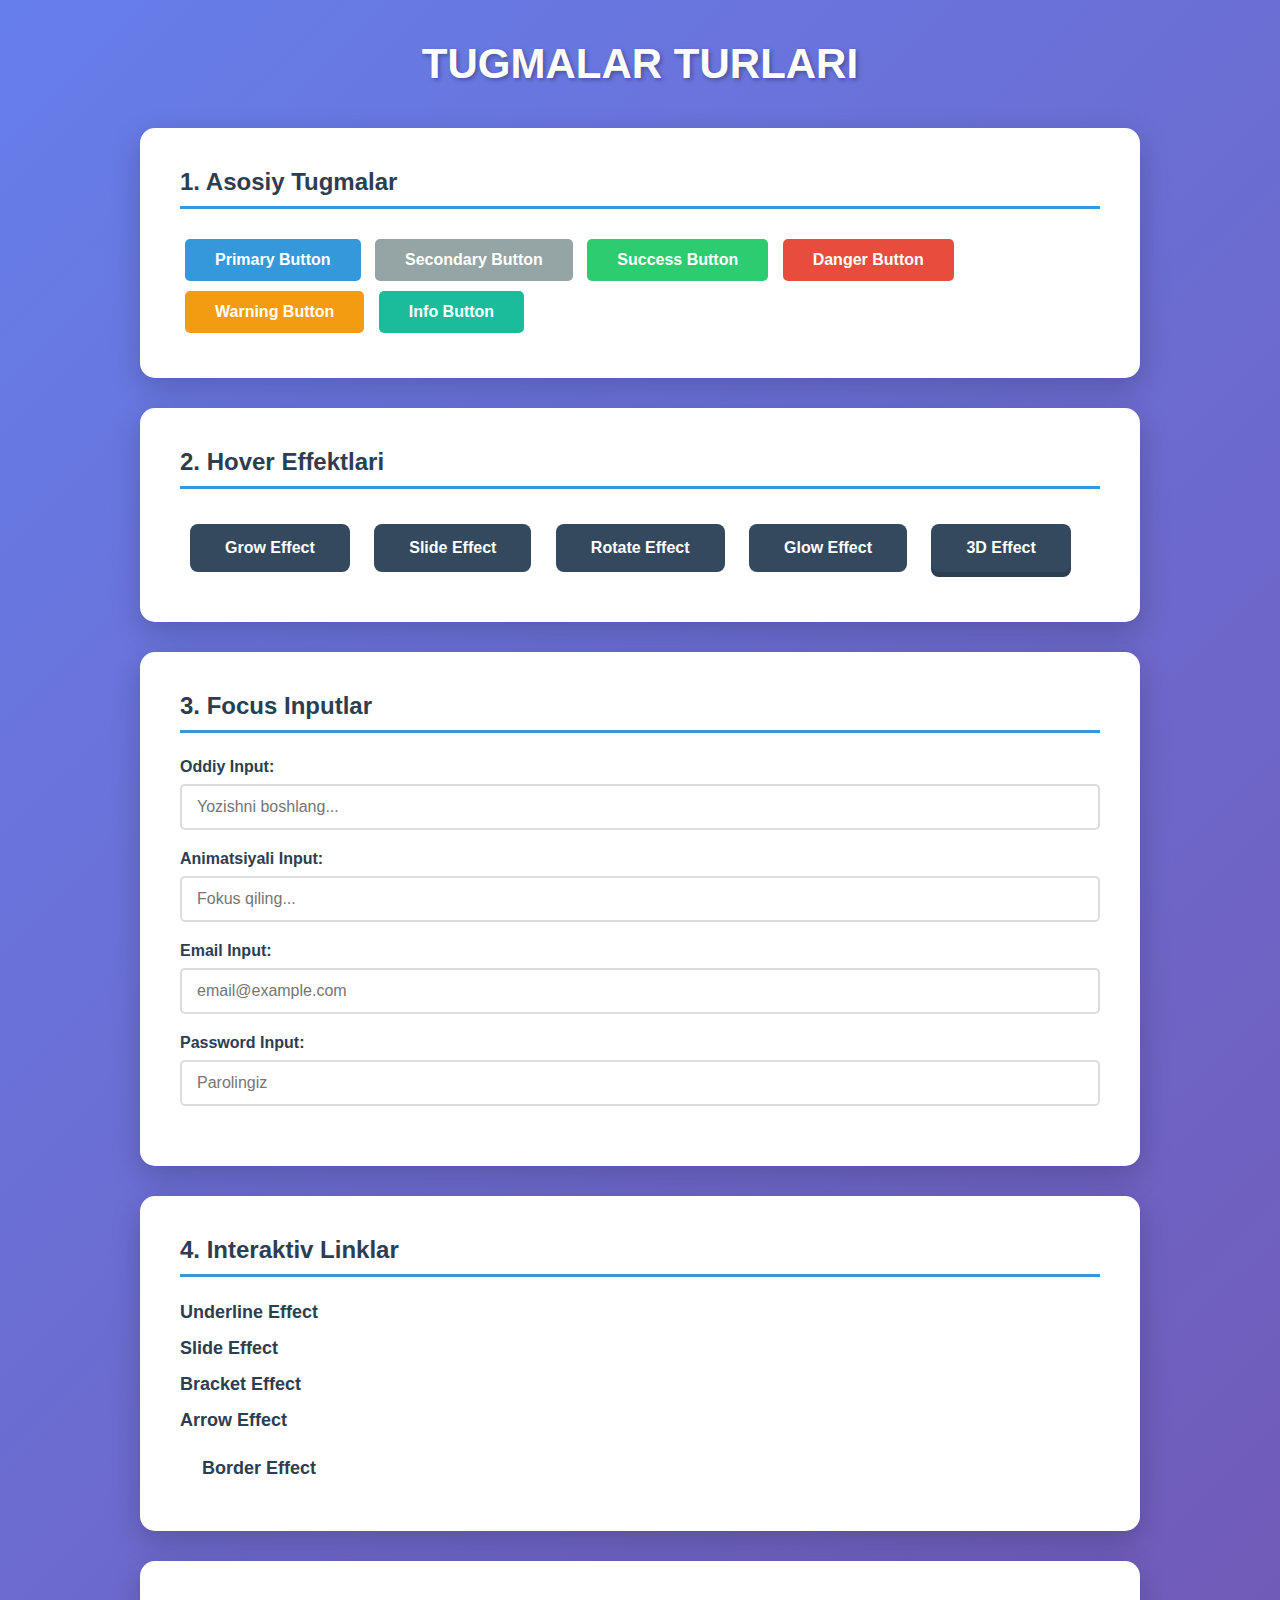
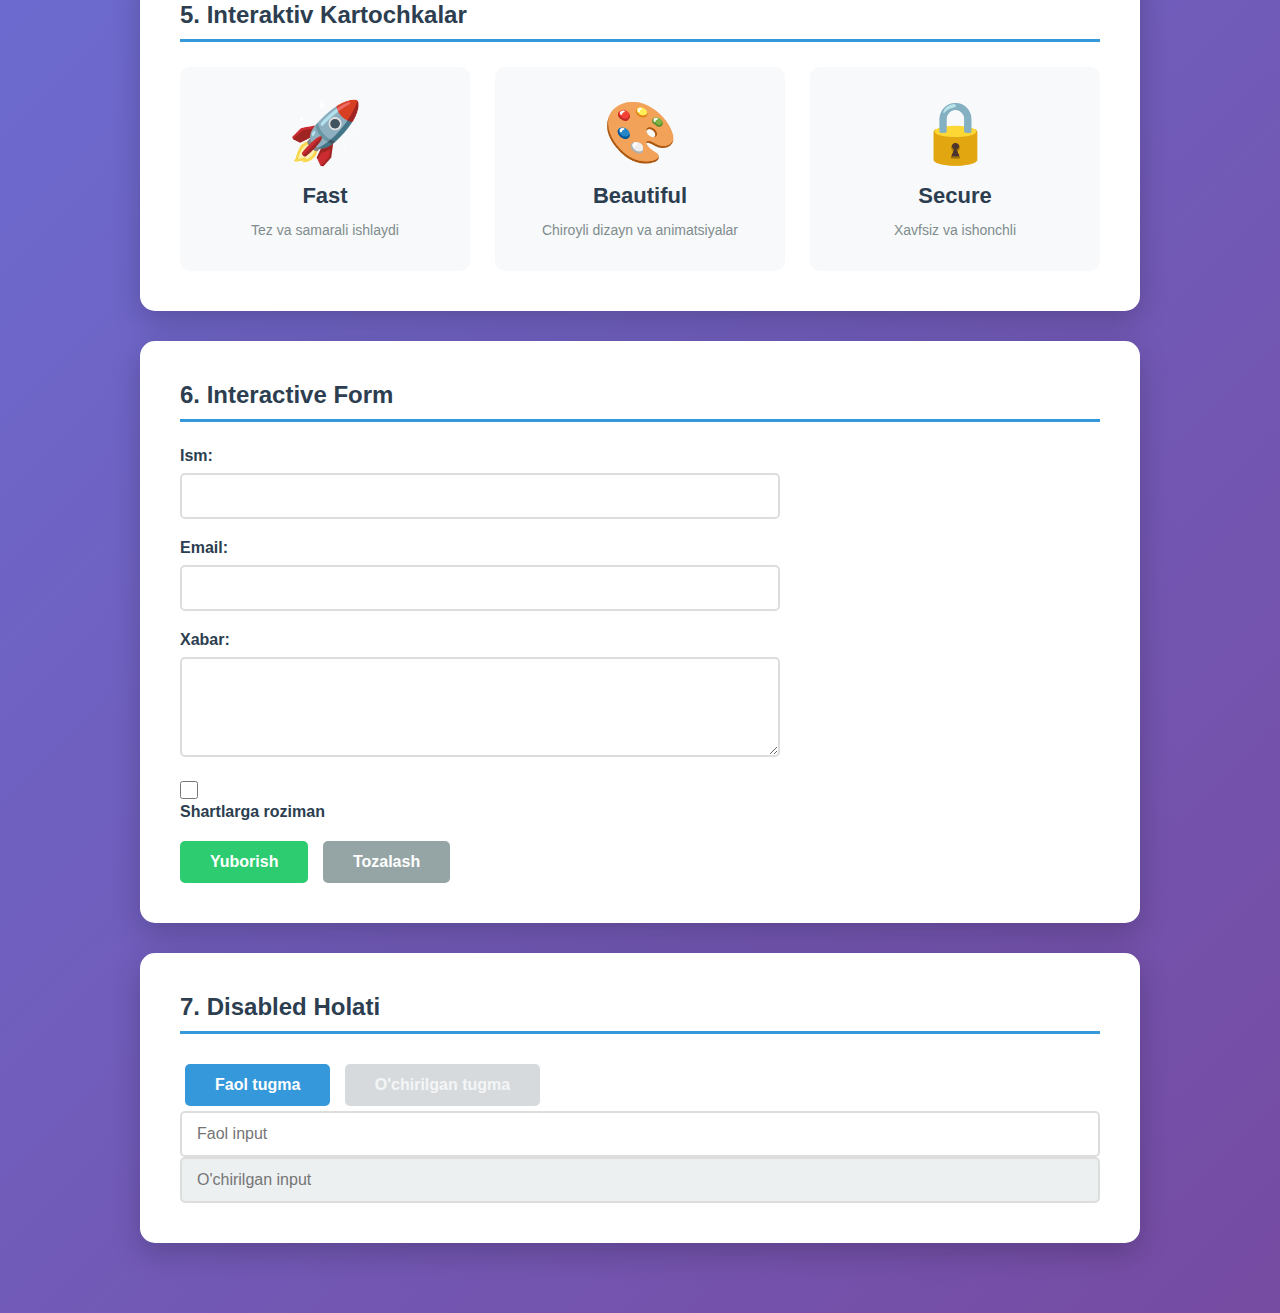
<file: index.html>
<!DOCTYPE html>
<html lang="uz">
<head>
    <meta charset="UTF-8">
    <meta name="viewport" content="width=device-width, initial-scale=1.0">
    <title>Interactive Buttons - CSS Dars 4</title>
    <link rel="stylesheet" href="stylee.css">
</head>
<body>

    <div class="container">

        <h1 class="main-title">TUGMALAR TURLARI</h1>

        <!-- Section 1: Basic Buttons -->
        <section class="section">
            <h2 class="section-title">1. Asosiy Tugmalar</h2>

            <button class="btn btn-primary">Primary Button</button>
            <button class="btn btn-secondary">Secondary Button</button>
            <button class="btn btn-success">Success Button</button>
            <button class="btn btn-danger">Danger Button</button>
            <button class="btn btn-warning">Warning Button</button>
            <button class="btn btn-info">Info Button</button>
        </section>

        <!-- Section 2: Hover Effects -->
        <section class="section">
            <h2 class="section-title">2. Hover Effektlari</h2>

            <button class="btn-hover btn-hover-grow">Grow Effect</button>
            <button class="btn-hover btn-hover-slide">Slide Effect</button>
            <button class="btn-hover btn-hover-rotate">Rotate Effect</button>
            <button class="btn-hover btn-hover-glow">Glow Effect</button>
            <button class="btn-hover btn-hover-3d">3D Effect</button>
        </section>

        <!-- Section 3: Focus Inputs -->
        <section class="section">
            <h2 class="section-title">3. Focus Inputlar</h2>

            <div class="input-group">
                <label>Oddiy Input:</label>
                <input type="text" class="input-basic" placeholder="Yozishni boshlang...">
            </div>

            <div class="input-group">
                <label>Animatsiyali Input:</label>
                <input type="text" class="input-animated" placeholder="Fokus qiling...">
            </div>

            <div class="input-group">
                <label>Email Input:</label>
                <input type="email" class="input-email" placeholder="email@example.com">
            </div>

            <div class="input-group">
                <label>Password Input:</label>
                <input type="password" class="input-password" placeholder="Parolingiz">
            </div>
        </section>

        <!-- Section 4: Links -->
        <section class="section">
            <h2 class="section-title">4. Interaktiv Linklar</h2>

            <div class="links-container">
                <a href="#" class="link-underline">Underline Effect</a>
                <a href="#" class="link-slide">Slide Effect</a>
                <a href="#" class="link-bracket">Bracket Effect</a>
                <a href="#" class="link-arrow">Arrow Effect</a>
                <a href="#" class="link-border">Border Effect</a>
            </div>
        </section>

        <!-- Section 5: Cards -->
        <section class="section">
            <h2 class="section-title">5. Interaktiv Kartochkalar</h2>

            <div class="cards-grid">
                <div class="card">
                    <div class="card-icon">🚀</div>
                    <h3>Fast</h3>
                    <p>Tez va samarali ishlaydi</p>
                </div>

                <div class="card">
                    <div class="card-icon">🎨</div>
                    <h3>Beautiful</h3>
                    <p>Chiroyli dizayn va animatsiyalar</p>
                </div>

                <div class="card">
                    <div class="card-icon">🔒</div>
                    <h3>Secure</h3>
                    <p>Xavfsiz va ishonchli</p>
                </div>
            </div>
        </section>

        <!-- Section 6: Form -->
        <section class="section">
            <h2 class="section-title">6. Interactive Form</h2>

            <form class="demo-form">
                <div class="form-group">
                    <label for="name">Ism:</label>
                    <input type="text" id="name" required>
                </div>

                <div class="form-group">
                    <label for="email">Email:</label>
                    <input type="email" id="email" required>
                </div>

                <div class="form-group">
                    <label for="message">Xabar:</label>
                    <textarea id="message" rows="4" required></textarea>
                </div>

                <div class="form-group">
                    <input type="checkbox" id="agree">
                    <label for="agree">Shartlarga roziman</label>
                </div>

                <button type="submit" class="btn-submit">Yuborish</button>
                <button type="reset" class="btn-reset">Tozalash</button>
            </form>
        </section>

        <!-- Section 7: Disabled State -->
        <section class="section">
            <h2 class="section-title">7. Disabled Holati</h2>

            <button class="btn btn-primary">Faol tugma</button>
            <button class="btn btn-primary" disabled>O'chirilgan tugma</button>

            <input type="text" class="input-basic" placeholder="Faol input">
            <input type="text" class="input-basic" placeholder="O'chirilgan input" disabled>
        </section>

    </div>

</body>
</html>
</file>
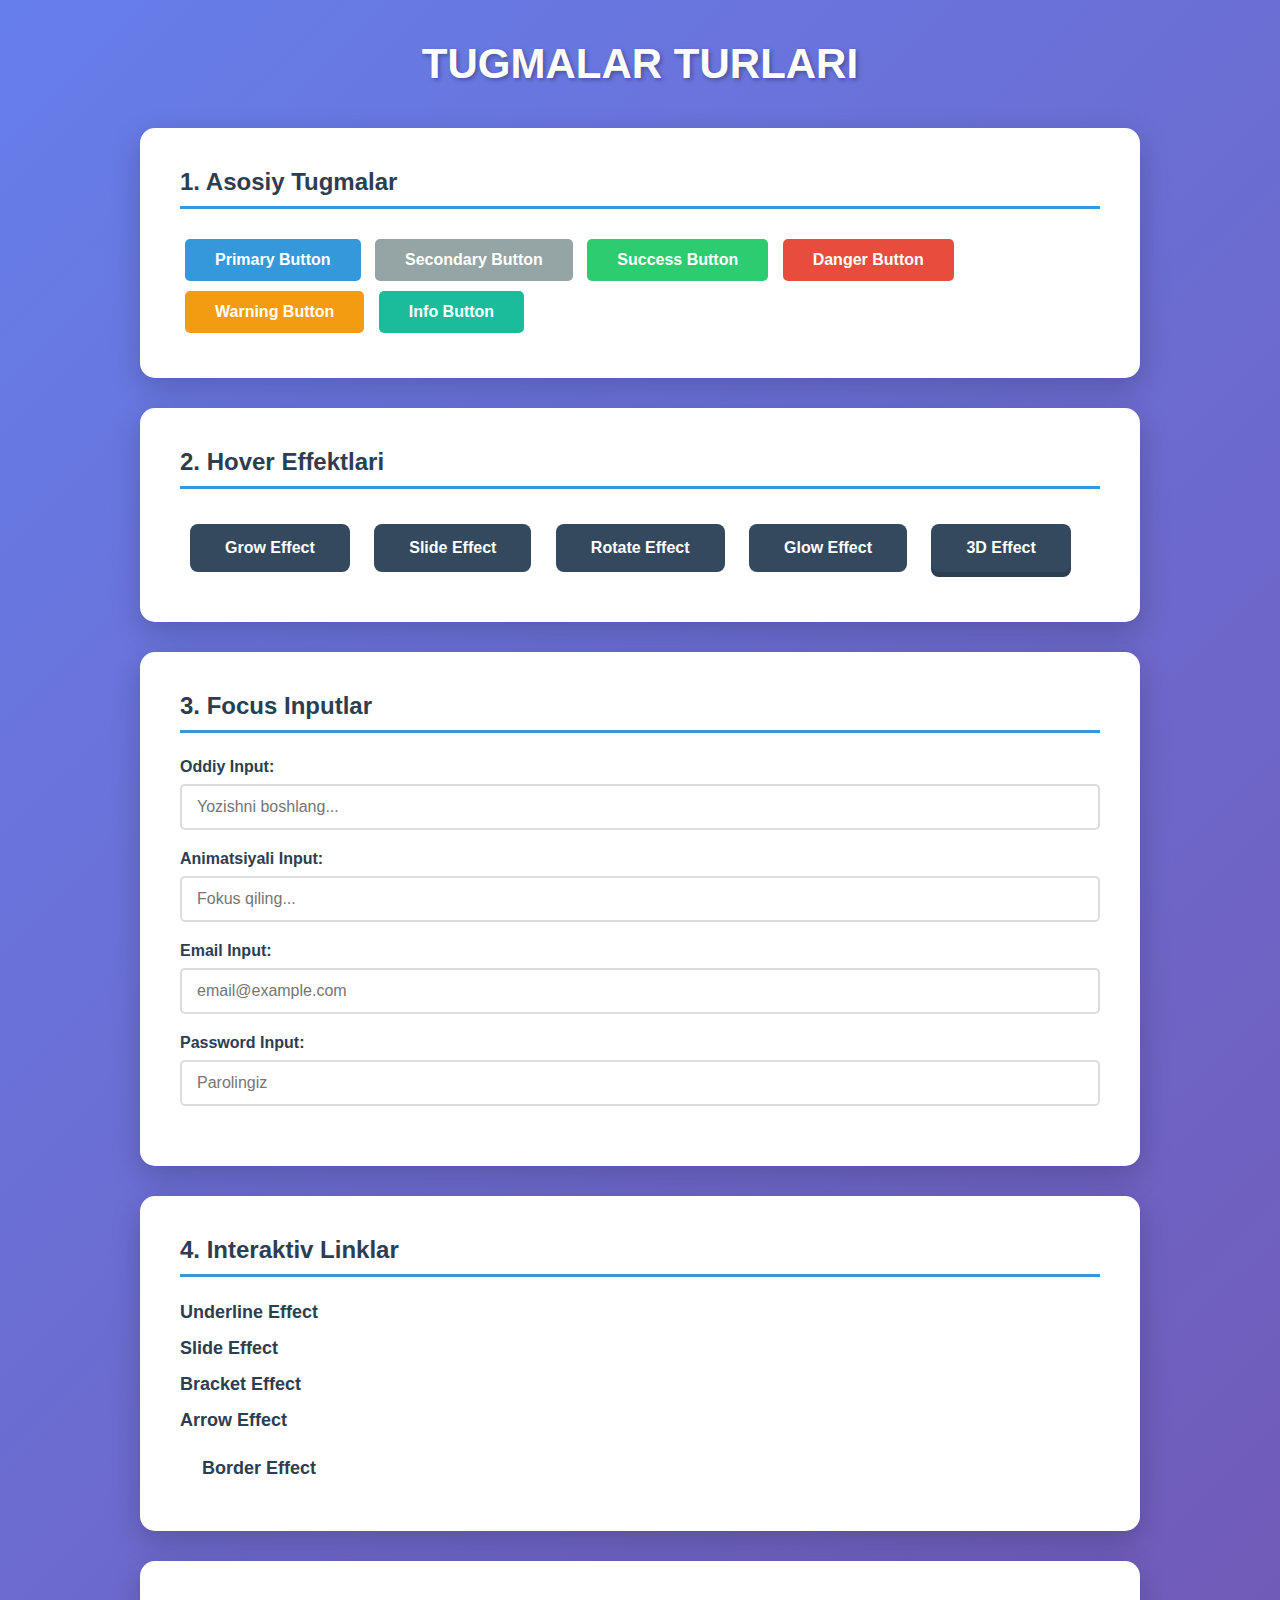
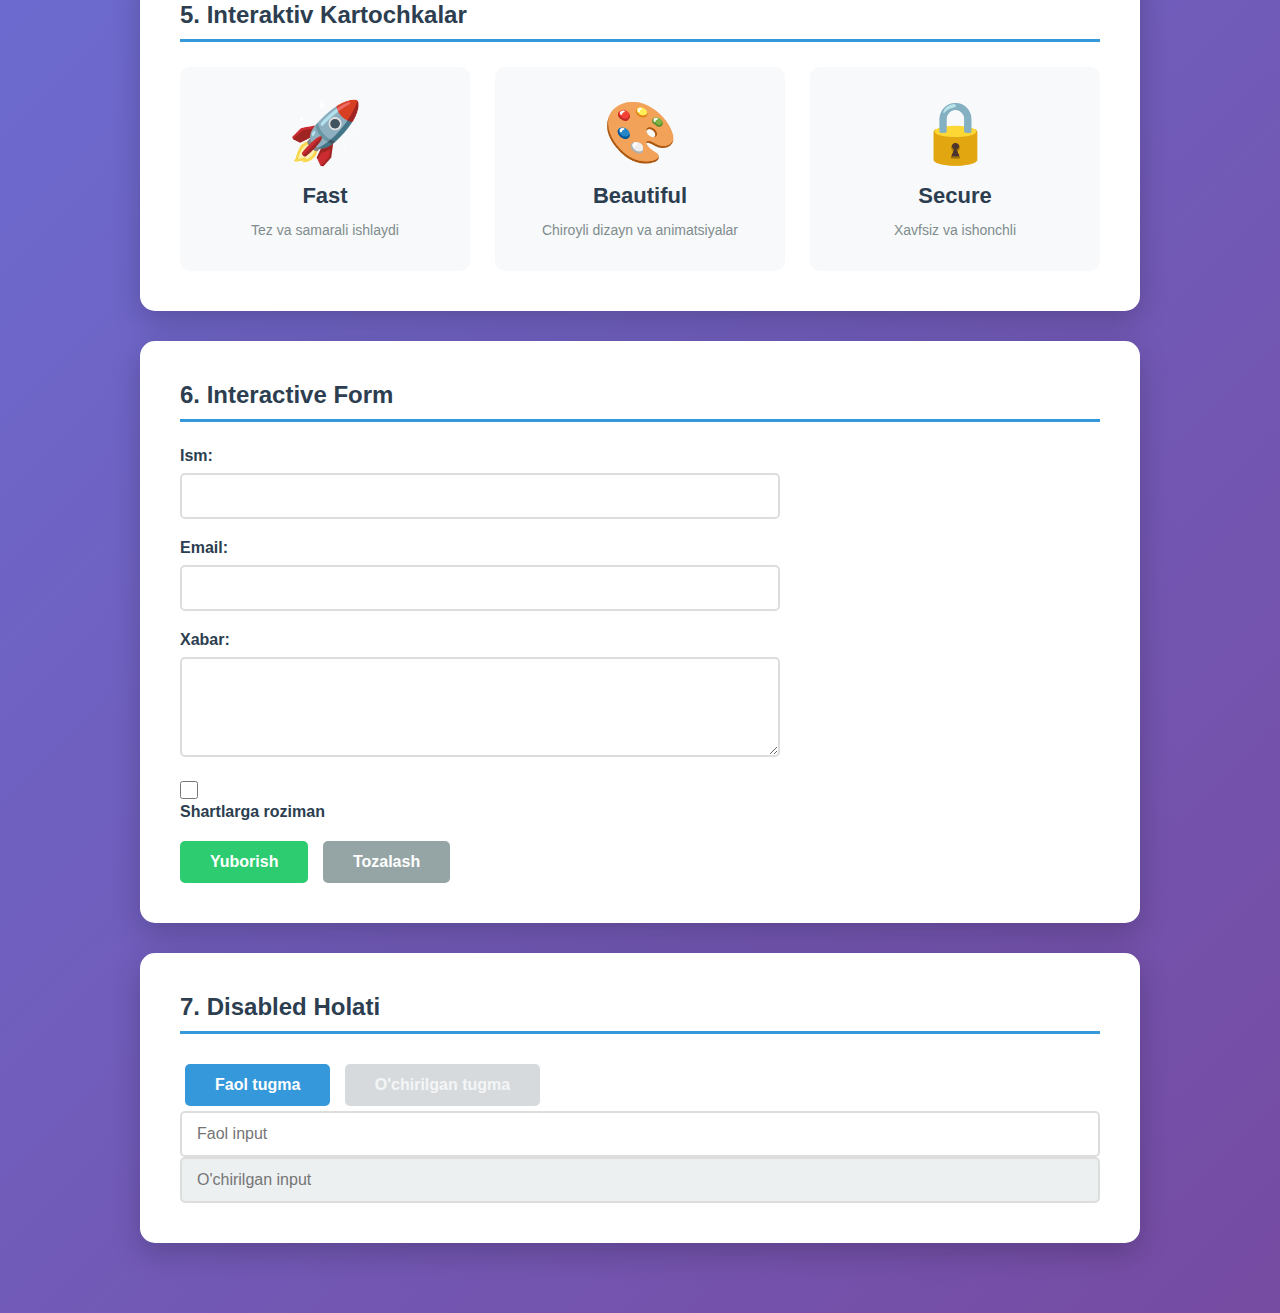
<file: indx.html>
<!DOCTYPE html>
<html lang="uz">
<head>
    <meta charset="UTF-8">
    <meta name="viewport" content="width=device-width, initial-scale=1.0">
    <title>Interactive Buttons - CSS Dars 4</title>
    <link rel="stylesheet" href="stylee.css">
</head>
<body>

    <div class="container">

        <h1 class="main-title">TUGMALAR TURLARI</h1>

        <!-- Section 1: Basic Buttons -->
        <section class="section">
            <h2 class="section-title">1. Asosiy Tugmalar</h2>

            <button class="btn btn-primary">Primary Button</button>
            <button class="btn btn-secondary">Secondary Button</button>
            <button class="btn btn-success">Success Button</button>
            <button class="btn btn-danger">Danger Button</button>
            <button class="btn btn-warning">Warning Button</button>
            <button class="btn btn-info">Info Button</button>
        </section>

        <!-- Section 2: Hover Effects -->
        <section class="section">
            <h2 class="section-title">2. Hover Effektlari</h2>

            <button class="btn-hover btn-hover-grow">Grow Effect</button>
            <button class="btn-hover btn-hover-slide">Slide Effect</button>
            <button class="btn-hover btn-hover-rotate">Rotate Effect</button>
            <button class="btn-hover btn-hover-glow">Glow Effect</button>
            <button class="btn-hover btn-hover-3d">3D Effect</button>
        </section>

        <!-- Section 3: Focus Inputs -->
        <section class="section">
            <h2 class="section-title">3. Focus Inputlar</h2>

            <div class="input-group">
                <label>Oddiy Input:</label>
                <input type="text" class="input-basic" placeholder="Yozishni boshlang...">
            </div>

            <div class="input-group">
                <label>Animatsiyali Input:</label>
                <input type="text" class="input-animated" placeholder="Fokus qiling...">
            </div>

            <div class="input-group">
                <label>Email Input:</label>
                <input type="email" class="input-email" placeholder="email@example.com">
            </div>

            <div class="input-group">
                <label>Password Input:</label>
                <input type="password" class="input-password" placeholder="Parolingiz">
            </div>
        </section>

        <!-- Section 4: Links -->
        <section class="section">
            <h2 class="section-title">4. Interaktiv Linklar</h2>

            <div class="links-container">
                <a href="#" class="link-underline">Underline Effect</a>
                <a href="#" class="link-slide">Slide Effect</a>
                <a href="#" class="link-bracket">Bracket Effect</a>
                <a href="#" class="link-arrow">Arrow Effect</a>
                <a href="#" class="link-border">Border Effect</a>
            </div>
        </section>

        <!-- Section 5: Cards -->
        <section class="section">
            <h2 class="section-title">5. Interaktiv Kartochkalar</h2>

            <div class="cards-grid">
                <div class="card">
                    <div class="card-icon">🚀</div>
                    <h3>Fast</h3>
                    <p>Tez va samarali ishlaydi</p>
                </div>

                <div class="card">
                    <div class="card-icon">🎨</div>
                    <h3>Beautiful</h3>
                    <p>Chiroyli dizayn va animatsiyalar</p>
                </div>

                <div class="card">
                    <div class="card-icon">🔒</div>
                    <h3>Secure</h3>
                    <p>Xavfsiz va ishonchli</p>
                </div>
            </div>
        </section>

        <!-- Section 6: Form -->
        <section class="section">
            <h2 class="section-title">6. Interactive Form</h2>

            <form class="demo-form">
                <div class="form-group">
                    <label for="name">Ism:</label>
                    <input type="text" id="name" required>
                </div>

                <div class="form-group">
                    <label for="email">Email:</label>
                    <input type="email" id="email" required>
                </div>

                <div class="form-group">
                    <label for="message">Xabar:</label>
                    <textarea id="message" rows="4" required></textarea>
                </div>

                <div class="form-group">
                    <input type="checkbox" id="agree">
                    <label for="agree">Shartlarga roziman</label>
                </div>

                <button type="submit" class="btn-submit">Yuborish</button>
                <button type="reset" class="btn-reset">Tozalash</button>
            </form>
        </section>

        <!-- Section 7: Disabled State -->
        <section class="section">
            <h2 class="section-title">7. Disabled Holati</h2>

            <button class="btn btn-primary">Faol tugma</button>
            <button class="btn btn-primary" disabled>O'chirilgan tugma</button>

            <input type="text" class="input-basic" placeholder="Faol input">
            <input type="text" class="input-basic" placeholder="O'chirilgan input" disabled>
        </section>

    </div>

</body>
</html>
</file>
<file: stylee.css>
/* ============================================
   UNIVERSAL RESET
   ============================================ */

* {
    margin: 0;
    padding: 0;
    box-sizing: border-box;
}

/* ============================================
   BODY
   ============================================ */

body {
    font-family: 'Segoe UI', Tahoma, Geneva, Verdana, sans-serif;
    background: linear-gradient(135deg, #667eea 0%, #764ba2 100%);
    padding: 40px 20px;
    min-height: 100vh;
}

/* ============================================
   CONTAINER
   ============================================ */

.container {
    max-width: 1000px;
    margin: 0 auto;
}

.main-title {
    text-align: center;
    color: white;
    font-size: 42px;
    margin-bottom: 40px;
    text-shadow: 2px 2px 4px rgba(0, 0, 0, 0.3);
}

.section {
    background-color: white;
    padding: 40px;
    margin-bottom: 30px;
    border-radius: 15px;
    box-shadow: 0 10px 30px rgba(0, 0, 0, 0.2);
}

.section-title {
    color: #2c3e50;
    font-size: 24px;
    margin-bottom: 25px;
    padding-bottom: 10px;
    border-bottom: 3px solid #3498db;
}

/* ============================================
   1. ASOSIY TUGMALAR
   ============================================ */

.btn {
    padding: 12px 30px;
    margin: 5px;
    border: none;
    border-radius: 5px;
    font-size: 16px;
    font-weight: bold;
    cursor: pointer;
    transition: all 0.3s;
}

.btn-primary {
    background-color: #3498db;
    color: white;
}

.btn-primary:hover {
    background-color: #2980b9;
    transform: translateY(-2px);
    box-shadow: 0 5px 15px rgba(52, 152, 219, 0.4);
}

.btn-primary:active {
    transform: translateY(0);
    box-shadow: 0 2px 5px rgba(52, 152, 219, 0.4);
}

.btn-secondary {
    background-color: #95a5a6;
    color: white;
}

.btn-secondary:hover {
    background-color: #7f8c8d;
}

.btn-success {
    background-color: #2ecc71;
    color: white;
}

.btn-success:hover {
    background-color: #27ae60;
}

.btn-danger {
    background-color: #e74c3c;
    color: white;
}

.btn-danger:hover {
    background-color: #c0392b;
}

.btn-warning {
    background-color: #f39c12;
    color: white;
}

.btn-warning:hover {
    background-color: #e67e22;
}

.btn-info {
    background-color: #1abc9c;
    color: white;
}

.btn-info:hover {
    background-color: #16a085;
}

/* ============================================
   2. HOVER EFFEKTLARI
   ============================================ */

.btn-hover {
    padding: 15px 35px;
    margin: 10px;
    background-color: #34495e;
    color: white;
    border: none;
    border-radius: 8px;
    font-size: 16px;
    font-weight: bold;
    cursor: pointer;
    transition: all 0.3s;
}

/* Grow Effect */
.btn-hover-grow:hover {
    transform: scale(1.15);
}

/* Slide Effect */
.btn-hover-slide {
    position: relative;
    overflow: hidden;
}

.btn-hover-slide::before {
    content: '';
    position: absolute;
    top: 0;
    left: -100%;
    width: 100%;
    height: 100%;
    background-color: rgba(255, 255, 255, 0.3);
    transition: left 0.3s;
}

.btn-hover-slide:hover::before {
    left: 100%;
}

/* Rotate Effect */
.btn-hover-rotate:hover {
    transform: rotate(5deg) scale(1.1);
}

/* Glow Effect */
.btn-hover-glow:hover {
    box-shadow: 0 0 30px rgba(52, 152, 219, 0.8);
}

/* 3D Effect */
.btn-hover-3d {
    box-shadow: 0 5px 0 #2c3e50;
}

.btn-hover-3d:hover {
    transform: translateY(-3px);
    box-shadow: 0 8px 0 #2c3e50;
}

.btn-hover-3d:active {
    transform: translateY(2px);
    box-shadow: 0 3px 0 #2c3e50;
}

/* ============================================
   3. FOCUS INPUTLAR
   ============================================ */

.input-group {
    margin-bottom: 20px;
}

.input-group label {
    display: block;
    margin-bottom: 8px;
    color: #2c3e50;
    font-weight: bold;
}

.input-basic,
.input-animated,
.input-email,
.input-password {
    width: 100%;
    padding: 12px 15px;
    border: 2px solid #ddd;
    border-radius: 5px;
    font-size: 16px;
    transition: all 0.3s;
}

.input-basic:focus {
    outline: none;
    border-color: #3498db;
    box-shadow: 0 0 10px rgba(52, 152, 219, 0.3);
}

.input-animated:focus {
    outline: none;
    border-color: #2ecc71;
    transform: scale(1.02);
    box-shadow: 0 5px 20px rgba(46, 204, 113, 0.3);
}

.input-email:focus {
    outline: none;
    border-color: #9b59b6;
    background-color: #f8f4ff;
}

.input-password:focus {
    outline: none;
    border-color: #e74c3c;
    background-color: #fff5f5;
}

/* ============================================
   4. INTERAKTIV LINKLAR
   ============================================ */

.links-container {
    display: flex;
    flex-direction: column;
    gap: 15px;
}

.links-container a {
    color: #2c3e50;
    text-decoration: none;
    font-size: 18px;
    font-weight: bold;
    display: inline-block;
    transition: all 0.3s;
}

/* Underline Effect */
.link-underline {
    position: relative;
}

.link-underline::after {
    content: '';
    position: absolute;
    bottom: -5px;
    left: 0;
    width: 0;
    height: 3px;
    background-color: #3498db;
    transition: width 0.3s;
}

.link-underline:hover::after {
    width: 100%;
}

/* Slide Effect */
.link-slide:hover {
    color: #3498db;
    padding-left: 15px;
}

/* Bracket Effect */
.link-bracket:hover::before {
    content: '[ ';
}

.link-bracket:hover::after {
    content: ' ]';
}

.link-bracket:hover {
    color: #e74c3c;
}

/* Arrow Effect */
.link-arrow:hover::after {
    content: ' →';
}

.link-arrow:hover {
    color: #2ecc71;
}

/* Border Effect */
.link-border {
    padding: 10px 20px;
    border: 2px solid transparent;
}

.link-border:hover {
    border-color: #f39c12;
    color: #f39c12;
    border-radius: 5px;
}

/* ============================================
   5. INTERAKTIV KARTOCHKALAR
   ============================================ */

.cards-grid {
    display: grid;
    grid-template-columns: repeat(auto-fit, minmax(250px, 1fr));
    gap: 25px;
    margin-top: 20px;
}

.card {
    background-color: #f8f9fa;
    padding: 30px;
    border-radius: 10px;
    text-align: center;
    transition: all 0.3s;
    cursor: pointer;
}

.card:hover {
    transform: translateY(-10px);
    box-shadow: 0 15px 40px rgba(0, 0, 0, 0.2);
    background-color: white;
}

.card-icon {
    font-size: 60px;
    margin-bottom: 15px;
    transition: transform 0.3s;
}

.card:hover .card-icon {
    transform: scale(1.2) rotate(10deg);
}

.card h3 {
    color: #2c3e50;
    margin-bottom: 10px;
    font-size: 22px;
}

.card p {
    color: #7f8c8d;
    font-size: 14px;
    line-height: 1.6;
}

/* ============================================
   6. INTERACTIVE FORM
   ============================================ */

.demo-form {
    max-width: 600px;
}

.form-group {
    margin-bottom: 20px;
}

.form-group label {
    display: block;
    margin-bottom: 8px;
    color: #2c3e50;
    font-weight: bold;
}

.demo-form input[type="text"],
.demo-form input[type="email"],
.demo-form textarea {
    width: 100%;
    padding: 12px 15px;
    border: 2px solid #ddd;
    border-radius: 5px;
    font-size: 16px;
    font-family: inherit;
    transition: all 0.3s;
}

.demo-form input[type="text"]:focus,
.demo-form input[type="email"]:focus,
.demo-form textarea:focus {
    outline: none;
    border-color: #3498db;
    box-shadow: 0 0 10px rgba(52, 152, 219, 0.3);
}

.demo-form input[type="checkbox"] {
    margin-right: 8px;
    width: 18px;
    height: 18px;
    cursor: pointer;
}

.demo-form input[type="checkbox"]:checked {
    accent-color: #2ecc71;
}

.btn-submit,
.btn-reset {
    padding: 12px 30px;
    margin-right: 10px;
    border: none;
    border-radius: 5px;
    font-size: 16px;
    font-weight: bold;
    cursor: pointer;
    transition: all 0.3s;
}

.btn-submit {
    background-color: #2ecc71;
    color: white;
}

.btn-submit:hover {
    background-color: #27ae60;
    transform: translateY(-2px);
}

.btn-submit:active {
    transform: translateY(0);
}

.btn-reset {
    background-color: #95a5a6;
    color: white;
}

.btn-reset:hover {
    background-color: #7f8c8d;
}

/* ============================================
   7. DISABLED STATE
   ============================================ */

.btn:disabled {
    background-color: #bdc3c7;
    color: #ecf0f1;
    cursor: not-allowed;
    opacity: 0.6;
}

.btn:disabled:hover {
    transform: none;
    box-shadow: none;
}

input:disabled {
    background-color: #ecf0f1;
    color: #95a5a6;
    cursor: not-allowed;
}
</file>
